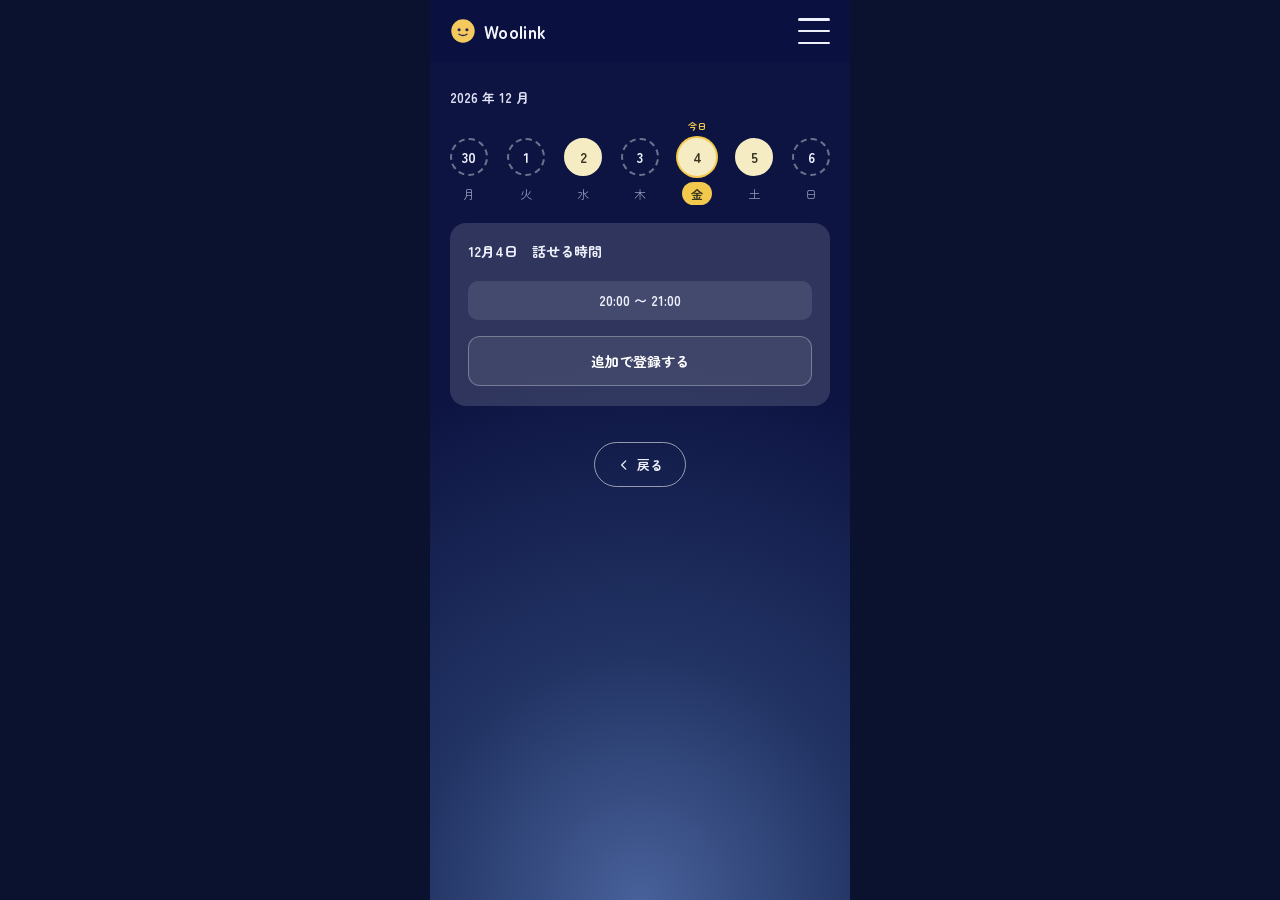
<file: index.html>
<!DOCTYPE html>
<html lang="ja">
<head>
<meta charset="UTF-8">
<meta name="viewport" content="width=device-width, initial-scale=1.0, maximum-scale=1.0, user-scalable=no">
<title>Woolink | 話せる時間</title>
<link rel="stylesheet" href="style.css">
</head>
<body>

<div class="phone">

  <header class="topbar">
    <div class="brand">
      <svg class="brand-mark" viewBox="0 0 40 40" width="26" height="26" aria-hidden="true">
        <circle cx="20" cy="20" r="18" fill="#f4c95d"/>
        <circle cx="14" cy="18" r="2.4" fill="#2a2550"/>
        <circle cx="26" cy="18" r="2.4" fill="#2a2550"/>
        <path d="M14 25 Q20 29 26 25" stroke="#2a2550" stroke-width="2.2" fill="none" stroke-linecap="round"/>
      </svg>
      <span class="brand-name">Woolink</span>
    </div>
    <button class="menu-btn" id="menuBtn" aria-label="メニューを開く" aria-expanded="false" aria-controls="menuPanel">
      <span></span><span></span><span></span>
    </button>
  </header>

  <nav class="menu-panel" id="menuPanel" hidden>
    <a class="menu-item" href="placeholder.html?title=プロフィール">
      <span>プロフィール</span><svg viewBox="0 0 24 24" width="16" height="16"><path d="M9 6l6 6-6 6" stroke="currentColor" stroke-width="2" fill="none" stroke-linecap="round" stroke-linejoin="round"/></svg>
    </a>
    <a class="menu-item" href="placeholder.html?title=お知らせ">
      <span>お知らせ</span><svg viewBox="0 0 24 24" width="16" height="16"><path d="M9 6l6 6-6 6" stroke="currentColor" stroke-width="2" fill="none" stroke-linecap="round" stroke-linejoin="round"/></svg>
    </a>
    <a class="menu-item" href="placeholder.html?title=設定">
      <span>設定</span><svg viewBox="0 0 24 24" width="16" height="16"><path d="M9 6l6 6-6 6" stroke="currentColor" stroke-width="2" fill="none" stroke-linecap="round" stroke-linejoin="round"/></svg>
    </a>
    <a class="menu-item" href="placeholder.html?title=ヘルプ">
      <span>ヘルプ</span><svg viewBox="0 0 24 24" width="16" height="16"><path d="M9 6l6 6-6 6" stroke="currentColor" stroke-width="2" fill="none" stroke-linecap="round" stroke-linejoin="round"/></svg>
    </a>
    <a class="menu-item" href="placeholder.html?title=ログアウト">
      <span>ログアウト</span><svg viewBox="0 0 24 24" width="16" height="16"><path d="M9 6l6 6-6 6" stroke="currentColor" stroke-width="2" fill="none" stroke-linecap="round" stroke-linejoin="round"/></svg>
    </a>
  </nav>

  <main class="content">
    <section class="date-picker">
      <div class="date-picker-header" id="dateHeader">-- 年 -- 月</div>
      <div class="date-picker-row" id="dateRow"></div>
    </section>

    <section class="schedule-card">
      <h1 id="scheduleTitle">話せる時間</h1>
      <div id="scheduleBody"></div>
    </section>

    <div class="back-btn-wrap">
      <button class="back-btn" id="backBtn">
        <svg viewBox="0 0 24 24" width="14" height="14"><path d="M15 5l-7 7 7 7" stroke="currentColor" stroke-width="2.2" fill="none" stroke-linecap="round" stroke-linejoin="round"/></svg>
        戻る
      </button>
    </div>
  </main>

</div>

<script>
  /* ---------- 戻るボタン ---------- */
  document.getElementById('backBtn').addEventListener('click', () => {
    if (window.history.length > 1) {
      window.history.back();
    }
  });

  /* ---------- ハンバーガーメニュー ---------- */
  const menuBtn = document.getElementById('menuBtn');
  const menuPanel = document.getElementById('menuPanel');

  menuBtn.addEventListener('click', () => {
    const isOpen = !menuPanel.hidden;
    menuPanel.hidden = isOpen;
    menuBtn.classList.toggle('open', !isOpen);
    menuBtn.setAttribute('aria-expanded', String(!isOpen));
  });

  document.addEventListener('click', (e) => {
    if (!menuPanel.hidden && !menuPanel.contains(e.target) && !menuBtn.contains(e.target)) {
      menuPanel.hidden = true;
      menuBtn.classList.remove('open');
      menuBtn.setAttribute('aria-expanded', 'false');
    }
  });

  /* ---------- カレンダー：今週（月曜〜日曜）だけを表示 ---------- */
  const WEEKDAY_JA = ['月', '火', '水', '木', '金', '土', '日'];

  // 話せる時間の予定が入っている曜日（0=月 … 6=日）。実データに置き換える想定。
  const scheduleOffsets = [2, 4, 5];

  function getMonday(date) {
    const d = new Date(date);
    d.setHours(0, 0, 0, 0);
    const day = d.getDay(); // 0=日,1=月,...6=土
    const diffToMonday = (day === 0 ? -6 : 1 - day);
    d.setDate(d.getDate() + diffToMonday);
    return d;
  }

  const today = new Date();
  today.setHours(0, 0, 0, 0);
  const monday = getMonday(today);
  const todayOffset = Math.round((today - monday) / 86400000);

  const weekDates = [];
  for (let i = 0; i < 7; i++) {
    const d = new Date(monday);
    d.setDate(monday.getDate() + i);
    weekDates.push(d);
  }

  const dateHeader = document.getElementById('dateHeader');
  const dateRow = document.getElementById('dateRow');
  const scheduleTitle = document.getElementById('scheduleTitle');
  const scheduleBody = document.getElementById('scheduleBody');

  dateHeader.textContent = today.getFullYear() + ' 年 ' + (today.getMonth() + 1) + ' 月';

  let selectedOffset = todayOffset;

  function renderCalendar() {
    dateRow.innerHTML = '';
    weekDates.forEach((d, i) => {
      const hasSchedule = scheduleOffsets.includes(i);
      const isToday = i === todayOffset;
      const isSelected = i === selectedOffset;

      const chip = document.createElement('button');
      chip.type = 'button';
      chip.className = 'date-chip' + (hasSchedule ? ' has-schedule' : '') + (isSelected ? ' is-selected' : '');
      chip.innerHTML =
        '<span class="date-caption">' + (isToday ? '今日' : '&nbsp;') + '</span>' +
        '<span class="date-num">' + d.getDate() + '</span>' +
        '<span class="date-weekday">' + WEEKDAY_JA[i] + '</span>';

      chip.addEventListener('click', () => {
        selectedOffset = i;
        renderCalendar();
        renderSchedule();
      });

      dateRow.appendChild(chip);
    });
  }

  function renderSchedule() {
    const d = weekDates[selectedOffset];
    scheduleTitle.textContent = (d.getMonth() + 1) + '月' + d.getDate() + '日　話せる時間';

    if (scheduleOffsets.includes(selectedOffset)) {
      scheduleBody.innerHTML =
        '<ul class="schedule-list"><li>20:00 〜 21:00</li></ul>' +
        '<a class="schedule-btn schedule-btn-secondary" href="placeholder.html?title=新しく登録する">追加で登録する</a>';
    } else {
      scheduleBody.innerHTML =
        '<p class="schedule-empty">まだ予定がありません</p>' +
        '<a class="schedule-btn" href="placeholder.html?title=新しく登録する">新しく登録する</a>';
    }
  }

  renderCalendar();
  renderSchedule();
</script>

</body>
</html>
</file>
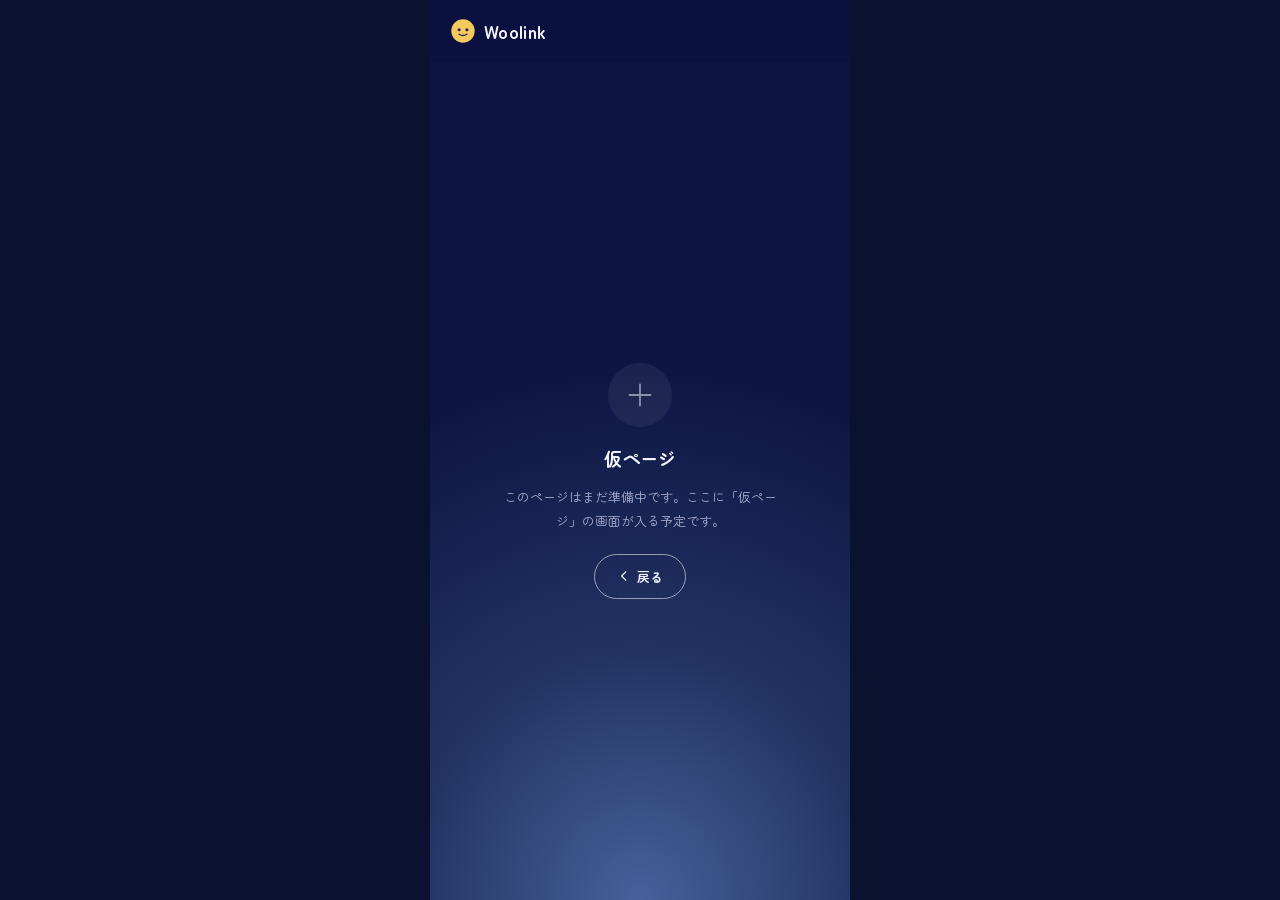
<file: placeholder.html>
<!DOCTYPE html>
<html lang="ja">
<head>
<meta charset="UTF-8">
<meta name="viewport" content="width=device-width, initial-scale=1.0, maximum-scale=1.0, user-scalable=no">
<title>Woolink</title>
<link rel="stylesheet" href="style.css">
</head>
<body>

<div class="phone">

  <header class="topbar">
    <div class="brand">
      <svg class="brand-mark" viewBox="0 0 40 40" width="26" height="26" aria-hidden="true">
        <circle cx="20" cy="20" r="18" fill="#f4c95d"/>
        <circle cx="14" cy="18" r="2.4" fill="#2a2550"/>
        <circle cx="26" cy="18" r="2.4" fill="#2a2550"/>
        <path d="M14 25 Q20 29 26 25" stroke="#2a2550" stroke-width="2.2" fill="none" stroke-linecap="round"/>
      </svg>
      <span class="brand-name">Woolink</span>
    </div>
  </header>

  <main class="placeholder-main">
    <div class="placeholder-icon">
      <svg viewBox="0 0 24 24" width="28" height="28"><path d="M12 3v18M3 12h18" stroke="#8a90ad" stroke-width="1.6" fill="none" stroke-linecap="round"/></svg>
    </div>
    <h1 id="pageTitle">仮ページ</h1>
    <p>このページはまだ準備中です。ここに「<span id="pageTitle2">この機能</span>」の画面が入る予定です。</p>
    <button class="back-btn" id="backBtn">
      <svg viewBox="0 0 24 24" width="14" height="14"><path d="M15 5l-7 7 7 7" stroke="currentColor" stroke-width="2.2" fill="none" stroke-linecap="round" stroke-linejoin="round"/></svg>
      戻る
    </button>
  </main>

</div>

<script>
  const params = new URLSearchParams(window.location.search);
  const title = params.get('title') || '仮ページ';
  document.title = 'Woolink | ' + title;
  document.getElementById('pageTitle').textContent = title;
  document.getElementById('pageTitle2').textContent = title;

  document.getElementById('backBtn').addEventListener('click', () => {
    if (window.history.length > 1) {
      window.history.back();
    }
  });
</script>

</body>
</html>
</file>
<file: style.css>
@import url('https://fonts.googleapis.com/css2?family=Zen+Maru+Gothic:wght@400;500;700&display=swap');

* { box-sizing: border-box; }

html, body {
  margin: 0;
  padding: 0;
  height: 100%;
  font-family: 'Zen Maru Gothic', 'Hiragino Maru Gothic ProN', 'Hiragino Sans', sans-serif;
  background: #0a1230;
}

body {
  display: flex;
  justify-content: center;
  align-items: flex-start;
  min-height: 100vh;
}

.phone {
  position: relative;
  width: 100%;
  max-width: 420px;
  min-height: 100vh;
  overflow: hidden;
  background:
    radial-gradient(120% 60% at 50% 100%, #48619a 0%, #223464 45%, #0d1442 100%);
  color: #eef0fb;
  display: flex;
  flex-direction: column;
}

/* ---------- Header ---------- */

.topbar {
  display: flex;
  align-items: center;
  justify-content: space-between;
  padding: 18px 20px;
  background: #0a1140;
}

.brand {
  display: flex;
  align-items: center;
  gap: 8px;
  text-decoration: none;
}

.brand-name {
  font-weight: 700;
  font-size: 18px;
  letter-spacing: 0.02em;
  color: #f3f4fb;
}

.menu-btn {
  width: 32px;
  height: 26px;
  background: none;
  border: none;
  padding: 0;
  display: flex;
  flex-direction: column;
  justify-content: space-between;
  cursor: pointer;
}

.menu-btn span {
  display: block;
  height: 2.5px;
  width: 100%;
  background: #eef0fb;
  border-radius: 2px;
  transition: transform 0.2s ease, opacity 0.2s ease;
}

.menu-btn.open span:nth-child(1) { transform: translateY(11px) rotate(45deg); }
.menu-btn.open span:nth-child(2) { opacity: 0; }
.menu-btn.open span:nth-child(3) { transform: translateY(-11px) rotate(-45deg); }

/* ---------- Dropdown menu ---------- */

.menu-panel {
  position: absolute;
  top: 62px;
  right: 16px;
  z-index: 20;
  width: 200px;
  background: #f7f6f2;
  border-radius: 14px;
  box-shadow: 0 12px 30px rgba(0,0,0,0.35);
  padding: 6px;
  display: flex;
  flex-direction: column;
}

.menu-panel[hidden] {
  display: none;
}

.menu-item {
  display: flex;
  align-items: center;
  justify-content: space-between;
  padding: 13px 14px;
  color: #2b2b3a;
  text-decoration: none;
  font-size: 14.5px;
  border-radius: 10px;
}

.menu-item:not(:last-child) {
  border-bottom: 1px solid #e7e5dd;
  border-radius: 10px 10px 0 0;
}

.menu-item:active,
.menu-item:hover {
  background: #ece9e1;
}

.menu-item svg {
  color: #9c9a90;
  flex-shrink: 0;
}

/* ---------- Content ---------- */

.content {
  padding: 22px 20px 0;
  flex: 1;
}

.friend-card {
  background: rgba(20, 28, 62, 0.55);
  border: 1px solid rgba(255,255,255,0.06);
  border-radius: 16px;
  padding: 16px 18px;
  text-align: center;
}

.friend-card h1 {
  margin: 0 0 8px;
  font-size: 14px;
  font-weight: 700;
  color: #cfd3f0;
}

.friend-card p {
  margin: 0;
  font-size: 12px;
  line-height: 1.7;
  color: #b7bce0;
}

.actions {
  display: flex;
  gap: 16px;
  margin-top: 22px;
}

.action-tile {
  position: relative;
  flex: 1;
  aspect-ratio: 1 / 1;
  border-radius: 20px;
  display: flex;
  flex-direction: column;
  align-items: center;
  justify-content: center;
  gap: 10px;
  text-decoration: none;
  box-shadow: 0 10px 22px rgba(0,0,0,0.25);
}

.action-tile.diary {
  background: linear-gradient(155deg, #6f7bf2 0%, #5762e0 60%, #4b57d6 100%);
}

.action-tile.call {
  background: rgba(35, 44, 82, 0.75);
  border: 1px solid rgba(255,255,255,0.06);
}

.tile-label {
  font-size: 13px;
  font-weight: 700;
  color: #f5f5fb;
}

.action-tile.call .tile-label {
  color: #8a90ad;
}

.badge {
  position: absolute;
  top: -8px;
  left: -8px;
  width: 18px;
  height: 18px;
  border-radius: 50%;
  background: #f2c94c;
  border: 2px solid #0d1442;
  box-shadow: 0 3px 8px rgba(0,0,0,0.3);
  display: none;
}

.badge.is-visible {
  display: block;
}

/* ---------- Footer / mascot ---------- */

.mascot-row {
  display: flex;
  align-items: flex-end;
  gap: 10px;
  padding: 24px 18px 26px;
  margin-top: auto;
}

.guide-bubble {
  position: relative;
  background: #e8e7e2;
  color: #2b2b3a;
  text-decoration: none;
  font-size: 13px;
  font-weight: 700;
  padding: 12px 22px;
  border-radius: 10px;
  margin-bottom: 18px;
}

.guide-bubble::after {
  content: "";
  position: absolute;
  left: -8px;
  bottom: 12px;
  border-width: 6px 8px 6px 0;
  border-style: solid;
  border-color: transparent #e8e7e2 transparent transparent;
}

/* ---------- Placeholder page ---------- */

.placeholder-main {
  flex: 1;
  display: flex;
  flex-direction: column;
  align-items: center;
  justify-content: center;
  text-align: center;
  padding: 40px 24px;
  gap: 14px;
}

.placeholder-main h1 {
  font-size: 18px;
  color: #f3f4fb;
  margin: 0;
}

.placeholder-main p {
  font-size: 13px;
  color: #a9adcf;
  line-height: 1.8;
  margin: 0;
  max-width: 280px;
}

.placeholder-icon {
  width: 64px;
  height: 64px;
  border-radius: 50%;
  background: rgba(255,255,255,0.06);
  display: flex;
  align-items: center;
  justify-content: center;
  margin-bottom: 4px;
}

.back-btn {
  display: inline-flex;
  align-items: center;
  gap: 6px;
  background: none;
  border: 1px solid rgba(255,255,255,0.55);
  color: #eef0fb;
  font-family: inherit;
  font-size: 13px;
  font-weight: 700;
  padding: 12px 22px;
  border-radius: 999px;
  cursor: pointer;
  margin-top: 8px;
}

.back-btn:active {
  background: rgba(255,255,255,0.1);
}

/* ---------- Back button (bottom, centered) ---------- */

.back-btn-wrap {
  display: flex;
  justify-content: center;
  padding: 28px 0 20px;
}

/* ---------- Date picker (schedule screen) ---------- */

.date-picker {
  padding: 4px 0 18px;
}

.date-picker-header {
  font-size: 13px;
  font-weight: 700;
  color: #dfe1f2;
  margin-bottom: 14px;
}

.date-picker-row {
  display: flex;
  justify-content: space-between;
  gap: 6px;
}

.date-chip {
  flex-shrink: 0;
  display: flex;
  flex-direction: column;
  align-items: center;
  gap: 6px;
  background: none;
  border: none;
  padding: 0;
  cursor: pointer;
  font-family: inherit;
  text-decoration: none;
  color: inherit;
}

.date-caption {
  font-size: 9px;
  font-weight: 700;
  color: #f2c94c;
  height: 11px;
  line-height: 11px;
}

.date-num {
  width: 38px;
  height: 38px;
  border-radius: 50%;
  display: flex;
  align-items: center;
  justify-content: center;
  font-size: 14px;
  font-weight: 700;
  color: #eef0fb;
  background: transparent;
  border: 2px dashed rgba(255,255,255,0.4);
}

.date-chip.has-schedule .date-num {
  background: #f6ecc4;
  color: #3a3620;
  border: 2px solid #f6ecc4;
}

.date-chip.is-selected .date-num {
  box-shadow: 0 0 0 2px #f2c94c;
  border-color: transparent;
}

.date-weekday {
  font-size: 12px;
  color: #9296b8;
  padding: 3px 9px;
  border-radius: 999px;
}

.date-chip.is-selected .date-weekday {
  background: #f2c94c;
  color: #3a3620;
  font-weight: 700;
}

/* ---------- Schedule card ---------- */

.schedule-card {
  background: rgba(255,255,255,0.14);
  border-radius: 16px;
  padding: 18px 18px 20px;
}

.schedule-card h1 {
  margin: 0 0 20px;
  font-size: 14px;
  font-weight: 700;
  color: #eef0fb;
}

.schedule-empty {
  text-align: center;
  font-size: 13px;
  color: #c7cae4;
  margin: 0 0 18px;
}

.schedule-list {
  list-style: none;
  margin: 0 0 16px;
  padding: 0;
  display: flex;
  flex-direction: column;
  gap: 8px;
}

.schedule-list li {
  background: rgba(255,255,255,0.1);
  border-radius: 10px;
  padding: 10px 14px;
  font-size: 13px;
  color: #eef0fb;
  font-weight: 700;
  text-align: center;
}

.schedule-btn {
  display: block;
  text-align: center;
  background: linear-gradient(135deg, #6f7bf2 0%, #4b57d6 100%);
  color: #fff;
  text-decoration: none;
  font-size: 14px;
  font-weight: 700;
  padding: 14px;
  border-radius: 12px;
}

.schedule-btn-secondary {
  background: rgba(255,255,255,0.08);
  border: 1px solid rgba(255,255,255,0.3);
}
</file>
